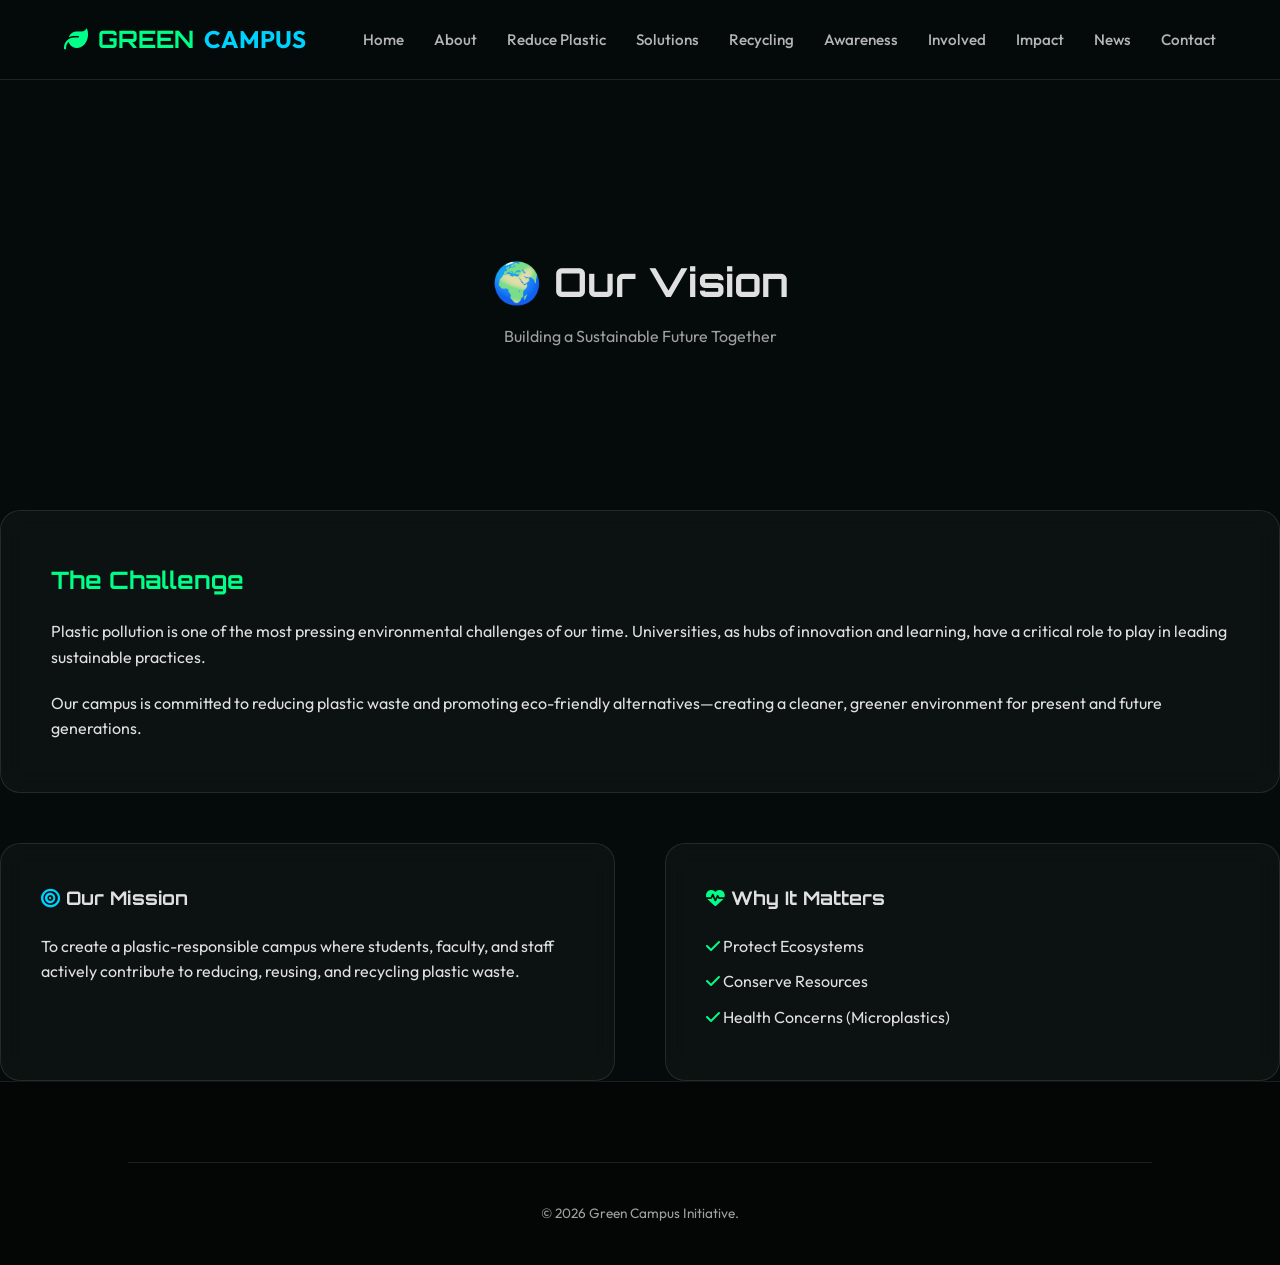
<file: pages/about.html>
<!DOCTYPE html>
<html lang="en">
<head>
    <meta charset="UTF-8">
    <meta name="viewport" content="width=device-width, initial-scale=1.0">
    <title>About | Green Campus Initiative</title>
    <link rel="stylesheet" href="https://cdnjs.cloudflare.com/ajax/libs/font-awesome/6.4.0/css/all.min.css">
    <link rel="stylesheet" href="../css/style.css">
    <style>
        .about-content { padding-top: 150px; min-height: 80vh; }
        .hero-mini { height: 40vh; display: flex; align-items: center; justify-content: center; text-align: center; }
        .grid-2 { display: grid; grid-template-columns: 1fr 1fr; gap: 50px; margin-top: 50px; }
        @media (max-width: 800px) { .grid-2 { grid-template-columns: 1fr; } }
    </style>
</head>
<body>
    <nav id="navbar" class="scrolled">
        <a href="../index.html" class="logo">
            <i class="fa-solid fa-leaf"></i> GREEN<span>CAMPUS</span>
        </a>
        <ul class="nav-links">
            <li><a href="../index.html">Home</a></li>
            <li><a href="about.html">About</a></li>
            <li><a href="reduce.html">Reduce Plastic</a></li>
            <li><a href="solutions.html">Solutions</a></li>
            <li><a href="recycling.html">Recycling</a></li>
            <li><a href="awareness.html">Awareness</a></li>
            <li><a href="get-involved.html">Involved</a></li>
            <li><a href="impact.html">Impact</a></li>
            <li><a href="news.html">News</a></li>
            <li><a href="contact.html">Contact</a></li>
        </ul>
    </nav>

    <div class="about-content section">
        <div class="hero-mini">
            <div>
                <h1 class="section-title">🌍 Our Vision</h1>
                <p class="section-subtitle">Building a Sustainable Future Together</p>
            </div>
        </div>

        <div class="glass" style="padding: 50px; margin-bottom: 50px;">
            <h2 style="color: var(--primary); margin-bottom: 20px;">The Challenge</h2>
            <p style="margin-bottom: 20px;">Plastic pollution is one of the most pressing environmental challenges of our time. Universities, as hubs of innovation and learning, have a critical role to play in leading sustainable practices.</p>
            <p>Our campus is committed to reducing plastic waste and promoting eco-friendly alternatives—creating a cleaner, greener environment for present and future generations.</p>
        </div>

        <div class="grid-2">
            <div class="glass" style="padding: 40px;">
                <h3 style="margin-bottom: 20px;"><i class="fa-solid fa-bullseye" style="color: var(--secondary);"></i> Our Mission</h3>
                <p>To create a plastic-responsible campus where students, faculty, and staff actively contribute to reducing, reusing, and recycling plastic waste.</p>
            </div>
            <div class="glass" style="padding: 40px;">
                <h3 style="margin-bottom: 20px;"><i class="fa-solid fa-heart-pulse" style="color: var(--primary);"></i> Why It Matters</h3>
                <ul style="list-style: none;">
                    <li style="margin-bottom: 10px;"><i class="fa-solid fa-check" style="color: var(--primary);"></i> Protect Ecosystems</li>
                    <li style="margin-bottom: 10px;"><i class="fa-solid fa-check" style="color: var(--primary);"></i> Conserve Resources</li>
                    <li style="margin-bottom: 10px;"><i class="fa-solid fa-check" style="color: var(--primary);"></i> Health Concerns (Microplastics)</li>
                </ul>
            </div>
        </div>
    </div>

    <footer>
        <div class="footer-bottom">
            &copy; 2026 Green Campus Initiative.
        </div>
    </footer>
    <script src="https://cdnjs.cloudflare.com/ajax/libs/gsap/3.12.2/gsap.min.js"></script>
    <script>
        gsap.from('.glass', { opacity: 0, y: 30, duration: 1, stagger: 0.2 });
    </script>
</body>
</html>
</file>
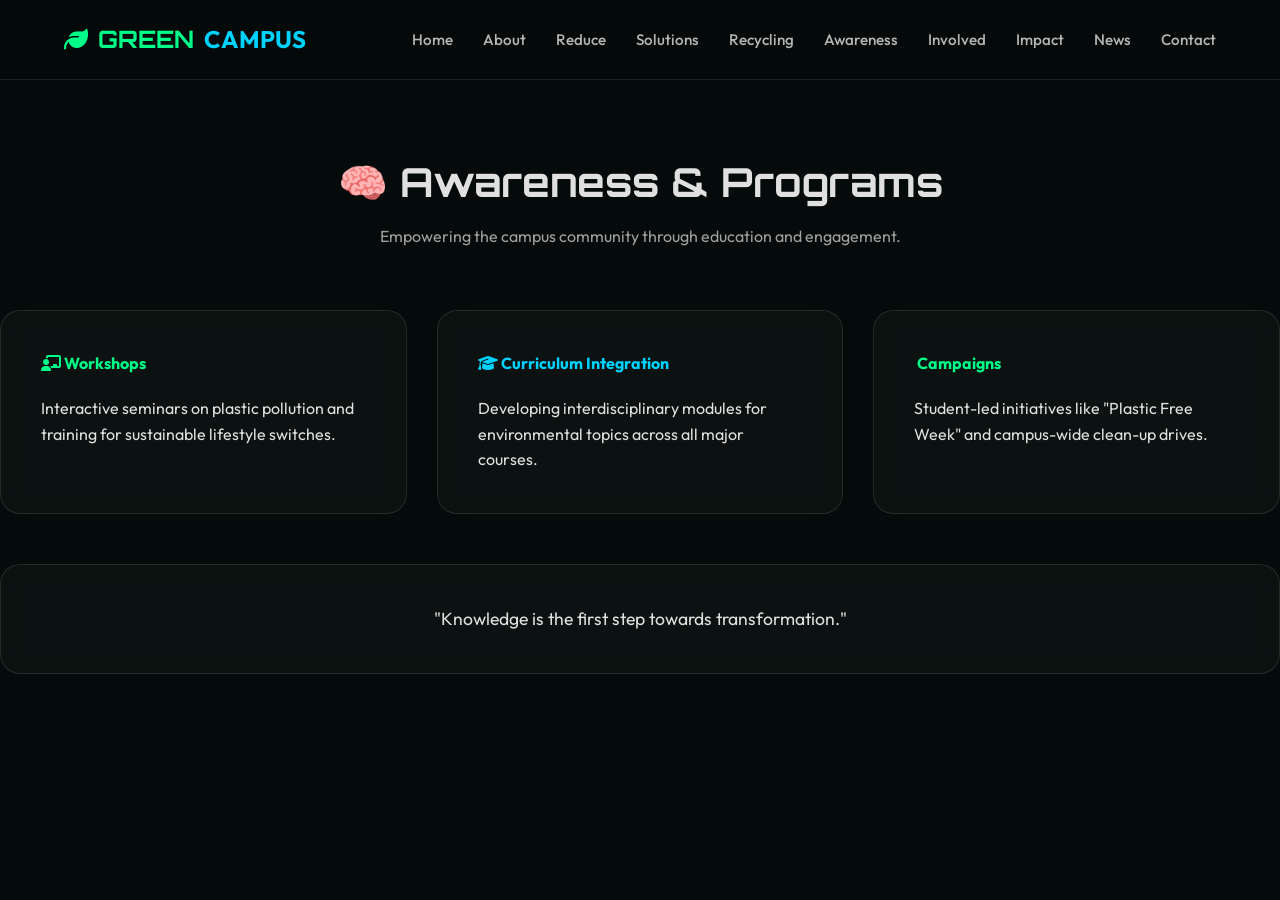
<file: pages/awareness.html>
<!DOCTYPE html>
<html lang="en">
<head>
    <meta charset="UTF-8">
    <meta name="viewport" content="width=device-width, initial-scale=1.0">
    <title>Awareness & Education | Green Campus</title>
    <link rel="stylesheet" href="https://cdnjs.cloudflare.com/ajax/libs/font-awesome/6.4.0/css/all.min.css">
    <link rel="stylesheet" href="../css/style.css">
</head>
<body>
    <nav id="navbar" class="scrolled">
        <a href="../index.html" class="logo"><i class="fa-solid fa-leaf"></i> GREEN<span>CAMPUS</span></a>
        <ul class="nav-links">
            <li><a href="../index.html">Home</a></li>
            <li><a href="about.html">About</a></li>
            <li><a href="reduce.html">Reduce</a></li>
            <li><a href="solutions.html">Solutions</a></li>
            <li><a href="recycling.html">Recycling</a></li>
            <li><a href="awareness.html">Awareness</a></li>
            <li><a href="get-involved.html">Involved</a></li>
            <li><a href="impact.html">Impact</a></li>
            <li><a href="news.html">News</a></li>
            <li><a href="contact.html">Contact</a></li>
        </ul>
    </nav>
    <div class="section" style="padding-top: 150px;">
        <h2 class="section-title">🧠 Awareness & Programs</h2>
        <p class="section-subtitle">Empowering the campus community through education and engagement.</p>
        
        <div class="focus-grid" style="margin-top: 50px;">
            <div class="glass" style="padding: 40px;">
                <h4 style="color: var(--primary); margin-bottom: 20px;"><i class="fa-solid fa-chalkboard-user"></i> Workshops</h4>
                <p>Interactive seminars on plastic pollution and training for sustainable lifestyle switches.</p>
            </div>
            <div class="glass" style="padding: 40px;">
                <h4 style="color: var(--secondary); margin-bottom: 20px;"><i class="fa-solid fa-graduation-cap"></i> Curriculum Integration</h4>
                <p>Developing interdisciplinary modules for environmental topics across all major courses.</p>
            </div>
            <div class="glass" style="padding: 40px;">
                <h4 style="color: var(--primary); margin-bottom: 20px;"><i class="fa-solid fa-megaphone"></i> Campaigns</h4>
                <p>Student-led initiatives like "Plastic Free Week" and campus-wide clean-up drives.</p>
            </div>
        </div>

        <div class="glass" style="margin-top: 50px; padding: 40px; text-align: center;">
            <p style="font-size: 1.1rem;">"Knowledge is the first step towards transformation."</p>
        </div>
    </div>
</body>
</html>
</file>
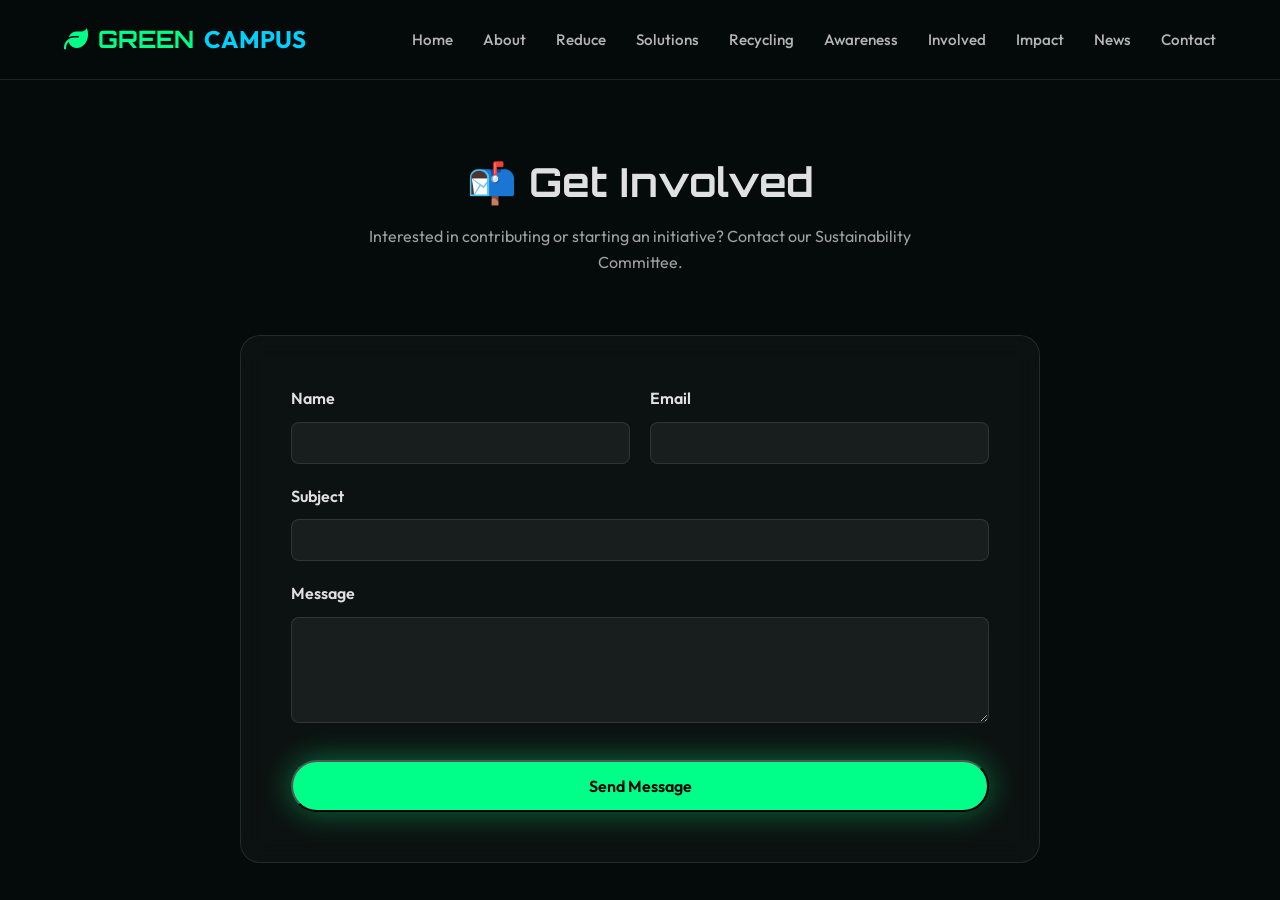
<file: pages/contact.html>
<!DOCTYPE html>
<html lang="en">
<head>
    <meta charset="UTF-8">
    <meta name="viewport" content="width=device-width, initial-scale=1.0">
    <title>Contact | Green Campus Initiative</title>
    <link rel="stylesheet" href="https://cdnjs.cloudflare.com/ajax/libs/font-awesome/6.4.0/css/all.min.css">
    <link rel="stylesheet" href="../css/style.css">
</head>
<body>
    <nav id="navbar" class="scrolled">
        <a href="../index.html" class="logo">
            <i class="fa-solid fa-leaf"></i> GREEN<span>CAMPUS</span>
        </a>
        <ul class="nav-links">
            <li><a href="../index.html">Home</a></li>
            <li><a href="about.html">About</a></li>
            <li><a href="reduce.html">Reduce</a></li>
            <li><a href="solutions.html">Solutions</a></li>
            <li><a href="recycling.html">Recycling</a></li>
            <li><a href="awareness.html">Awareness</a></li>
            <li><a href="get-involved.html">Involved</a></li>
            <li><a href="impact.html">Impact</a></li>
            <li><a href="news.html">News</a></li>
            <li><a href="contact.html">Contact</a></li>
        </ul>
    </nav>

    <div class="section" style="padding-top: 150px;">
        <h2 class="section-title">📬 Get Involved</h2>
        <p class="section-subtitle">Interested in contributing or starting an initiative? Contact our Sustainability Committee.</p>

        <div style="max-width: 800px; margin: 0 auto;">
            <form id="contact-form" class="glass" style="padding: 50px;">
                <div style="display: grid; grid-template-columns: 1fr 1fr; gap: 20px; margin-bottom: 20px;">
                    <div>
                        <label for="name" style="display: block; margin-bottom: 10px; font-weight: 600;">Name</label>
                        <input type="text" id="name" required style="width: 100%; padding: 12px; background: rgba(255,255,255,0.05); border: 1px solid var(--border-glass); border-radius: 8px; color: #fff;">
                    </div>
                    <div>
                        <label for="email" style="display: block; margin-bottom: 10px; font-weight: 600;">Email</label>
                        <input type="email" id="email" required style="width: 100%; padding: 12px; background: rgba(255,255,255,0.05); border: 1px solid var(--border-glass); border-radius: 8px; color: #fff;">
                    </div>
                </div>
                <div style="margin-bottom: 20px;">
                    <label for="subject" style="display: block; margin-bottom: 10px; font-weight: 600;">Subject</label>
                    <input type="text" id="subject" style="width: 100%; padding: 12px; background: rgba(255,255,255,0.05); border: 1px solid var(--border-glass); border-radius: 8px; color: #fff;">
                </div>
                <div style="margin-bottom: 30px;">
                    <label for="message" style="display: block; margin-bottom: 10px; font-weight: 600;">Message</label>
                    <textarea id="message" rows="5" required style="width: 100%; padding: 12px; background: rgba(255,255,255,0.05); border: 1px solid var(--border-glass); border-radius: 8px; color: #fff;"></textarea>
                </div>
                <button type="submit" class="btn btn-primary" style="width: 100%;">Send Message</button>
            </form>
            <div id="form-success" class="glass" style="display: none; padding: 50px; text-align: center; color: var(--primary);">
                <h3><i class="fa-solid fa-circle-check"></i> Thank you!</h3>
                <p>Your message has been received. We'll get back to you shortly.</p>
            </div>
        </div>
    </div>

    <script src="https://cdnjs.cloudflare.com/ajax/libs/gsap/3.12.2/gsap.min.js"></script>
    <script>
        const form = document.querySelector('#contact-form');
        const success = document.querySelector('#form-success');

        form.addEventListener('submit', (e) => {
            e.preventDefault();
            
            // Mock Backend Storage
            const msg = {
                name: document.querySelector('#name').value,
                email: document.querySelector('#email').value,
                subject: document.querySelector('#subject').value,
                message: document.querySelector('#message').value,
                date: new Date().toISOString()
            };
            
            let messages = JSON.parse(localStorage.getItem('contact_messages')) || [];
            messages.push(msg);
            localStorage.setItem('contact_messages', JSON.stringify(messages));
            
            // Visual Swap
            gsap.to(form, { opacity: 0, duration: 0.5, onComplete: () => {
                form.style.display = 'none';
                success.style.display = 'block';
                gsap.from(success, { opacity: 0, y: 20, duration: 0.5 });
            }});
        });

        gsap.from('.glass', { opacity: 0, scale: 0.95, duration: 1, ease: 'power3.out' });
    </script>
</body>
</html>
</file>
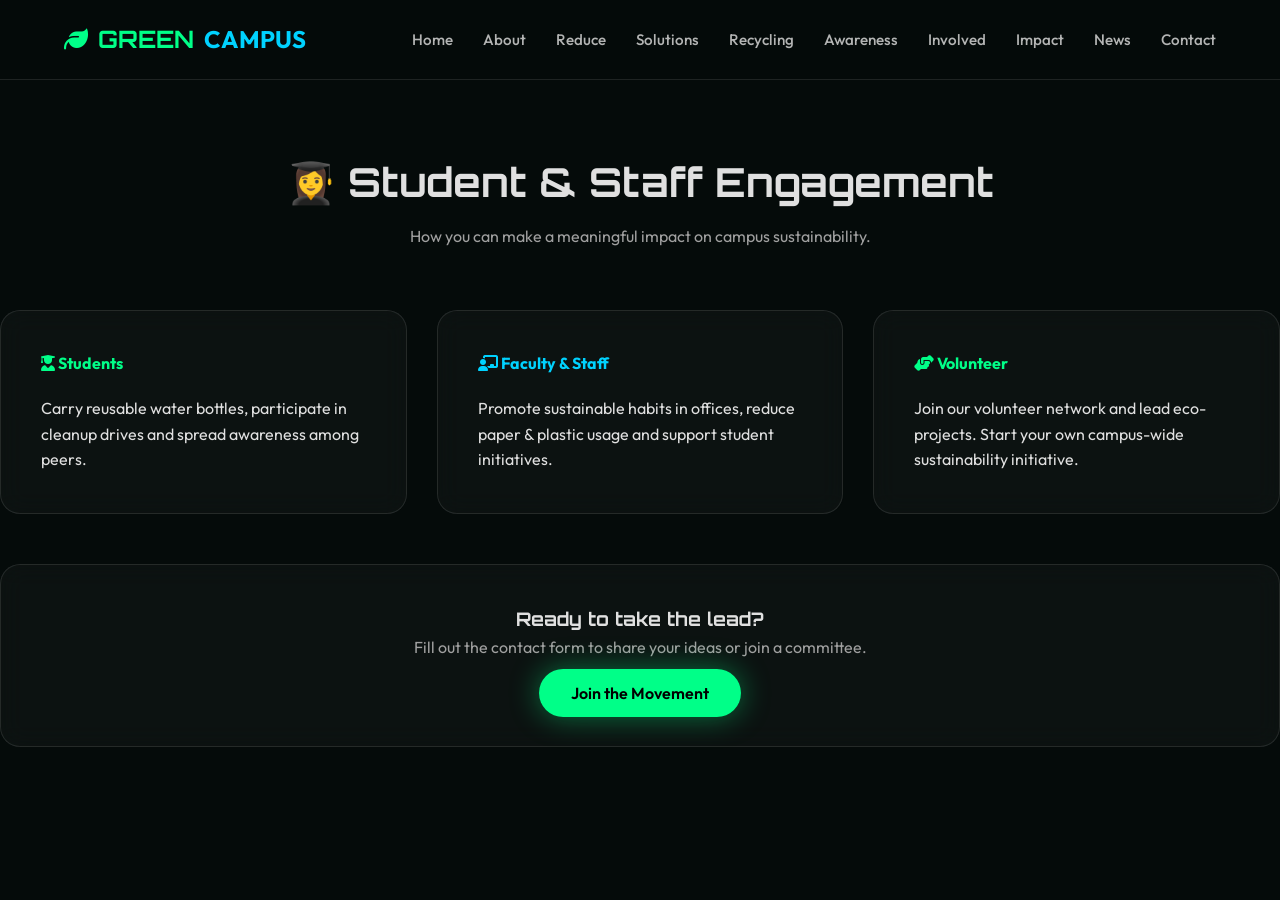
<file: pages/get-involved.html>
<!DOCTYPE html>
<html lang="en">
<head>
    <meta charset="UTF-8">
    <meta name="viewport" content="width=device-width, initial-scale=1.0">
    <title>Get Involved | Green Campus</title>
    <link rel="stylesheet" href="https://cdnjs.cloudflare.com/ajax/libs/font-awesome/6.4.0/css/all.min.css">
    <link rel="stylesheet" href="../css/style.css">
</head>
<body>
    <nav id="navbar" class="scrolled">
        <a href="../index.html" class="logo"><i class="fa-solid fa-leaf"></i> GREEN<span>CAMPUS</span></a>
        <ul class="nav-links">
            <li><a href="../index.html">Home</a></li>
            <li><a href="about.html">About</a></li>
            <li><a href="reduce.html">Reduce</a></li>
            <li><a href="solutions.html">Solutions</a></li>
            <li><a href="recycling.html">Recycling</a></li>
            <li><a href="awareness.html">Awareness</a></li>
            <li><a href="get-involved.html">Involved</a></li>
            <li><a href="impact.html">Impact</a></li>
            <li><a href="news.html">News</a></li>
            <li><a href="contact.html">Contact</a></li>
        </ul>
    </nav>
    <div class="section" style="padding-top: 150px;">
        <h2 class="section-title">👩‍🎓 Student & Staff Engagement</h2>
        <p class="section-subtitle">How you can make a meaningful impact on campus sustainability.</p>
        
        <div class="focus-grid" style="margin-top: 50px;">
            <div class="glass" style="padding: 40px;">
                <h4 style="color: var(--primary); margin-bottom: 20px;"><i class="fa-solid fa-user-graduate"></i> Students</h4>
                <p>Carry reusable water bottles, participate in cleanup drives and spread awareness among peers.</p>
            </div>
            <div class="glass" style="padding: 40px;">
                <h4 style="color: var(--secondary); margin-bottom: 20px;"><i class="fa-solid fa-chalkboard-user"></i> Faculty & Staff</h4>
                <p>Promote sustainable habits in offices, reduce paper & plastic usage and support student initiatives.</p>
            </div>
            <div class="glass" style="padding: 40px;">
                <h4 style="color: var(--primary); margin-bottom: 20px;"><i class="fa-solid fa-handshake-angle"></i> Volunteer</h4>
                <p>Join our volunteer network and lead eco-projects. Start your own campus-wide sustainability initiative.</p>
            </div>
        </div>

        <div class="glass" style="margin-top: 50px; padding: 40px; text-align: center;">
            <h3>Ready to take the lead?</h3>
            <p style="margin-bottom: 20px; color: var(--text-muted);">Fill out the contact form to share your ideas or join a committee.</p>
            <a href="contact.html" class="btn btn-primary">Join the Movement</a>
        </div>
    </div>
</body>
</html>
</file>
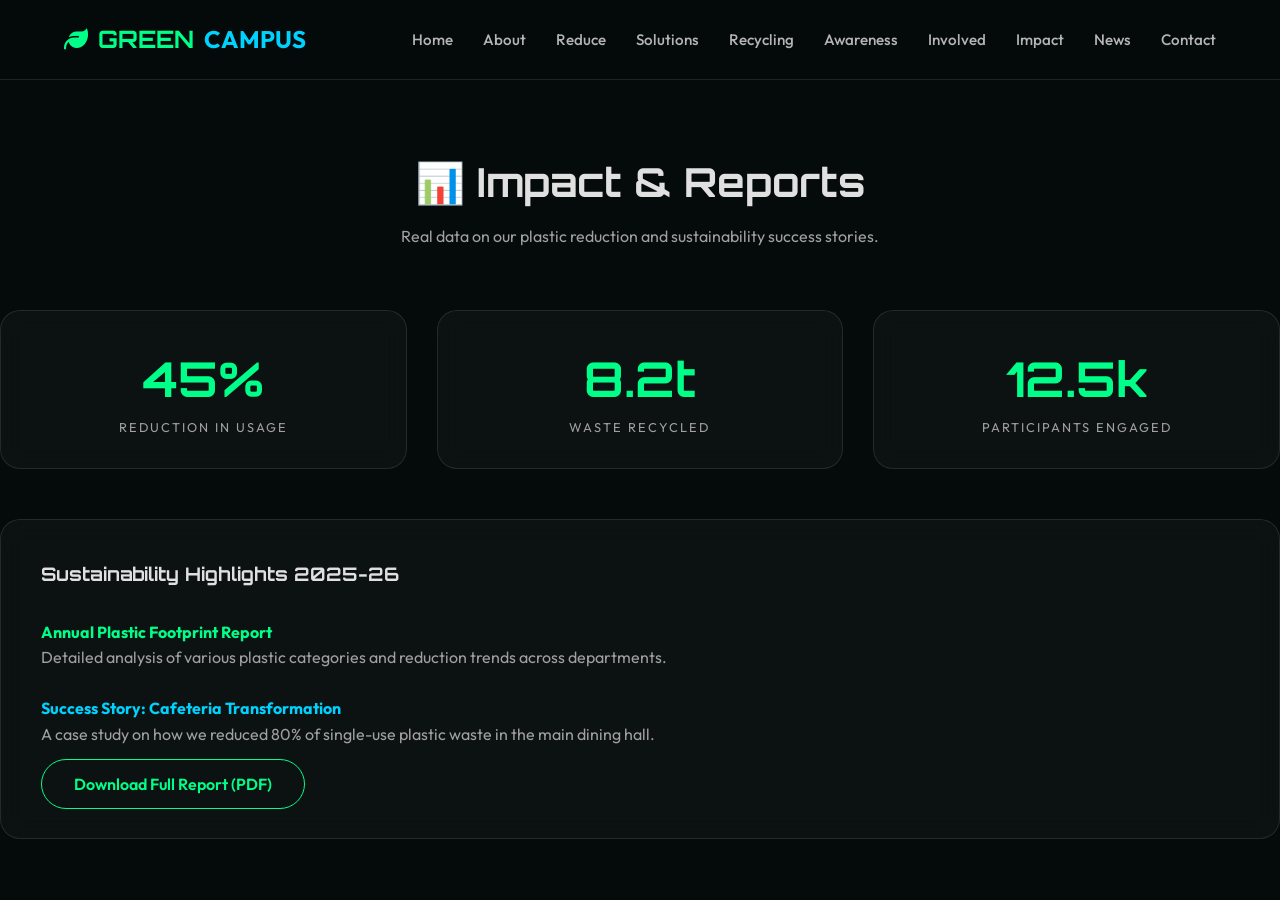
<file: pages/impact.html>
<!DOCTYPE html>
<html lang="en">
<head>
    <meta charset="UTF-8">
    <meta name="viewport" content="width=device-width, initial-scale=1.0">
    <title>Impact & Reports | Green Campus</title>
    <link rel="stylesheet" href="https://cdnjs.cloudflare.com/ajax/libs/font-awesome/6.4.0/css/all.min.css">
    <link rel="stylesheet" href="../css/style.css">
</head>
<body>
    <nav id="navbar" class="scrolled">
        <a href="../index.html" class="logo"><i class="fa-solid fa-leaf"></i> GREEN<span>CAMPUS</span></a>
        <ul class="nav-links">
            <li><a href="../index.html">Home</a></li>
            <li><a href="about.html">About</a></li>
            <li><a href="reduce.html">Reduce</a></li>
            <li><a href="solutions.html">Solutions</a></li>
            <li><a href="recycling.html">Recycling</a></li>
            <li><a href="awareness.html">Awareness</a></li>
            <li><a href="get-involved.html">Involved</a></li>
            <li><a href="impact.html">Impact</a></li>
            <li><a href="news.html">News</a></li>
            <li><a href="contact.html">Contact</a></li>
        </ul>
    </nav>
    <div class="section" style="padding-top: 150px;">
        <h2 class="section-title">📊 Impact & Reports</h2>
        <p class="section-subtitle">Real data on our plastic reduction and sustainability success stories.</p>
        
        <div class="impact-container" style="margin-top: 50px;">
            <div class="impact-stat glass">
                <div class="stat-value">45%</div>
                <div class="stat-label">Reduction in Usage</div>
            </div>
            <div class="impact-stat glass">
                <div class="stat-value">8.2t</div>
                <div class="stat-label">Waste Recycled</div>
            </div>
            <div class="impact-stat glass">
                <div class="stat-value">12.5k</div>
                <div class="stat-label">Participants Engaged</div>
            </div>
        </div>

        <div class="glass" style="margin-top: 50px; padding: 40px;">
            <h3>Sustainability Highlights 2025-26</h3>
            <div style="margin-top: 30px;">
                <div style="margin-bottom: 25px;">
                    <h4 style="color: var(--primary);">Annual Plastic Footprint Report</h4>
                    <p style="color: var(--text-muted);">Detailed analysis of various plastic categories and reduction trends across departments.</p>
                </div>
                <div style="margin-bottom: 25px;">
                    <h4 style="color: var(--secondary);">Success Story: Cafeteria Transformation</h4>
                    <p style="color: var(--text-muted);">A case study on how we reduced 80% of single-use plastic waste in the main dining hall.</p>
                </div>
            </div>
            <a href="#" class="btn btn-secondary" style="margin-top: 20px;">Download Full Report (PDF)</a>
        </div>
    </div>
</body>
</html>
</file>
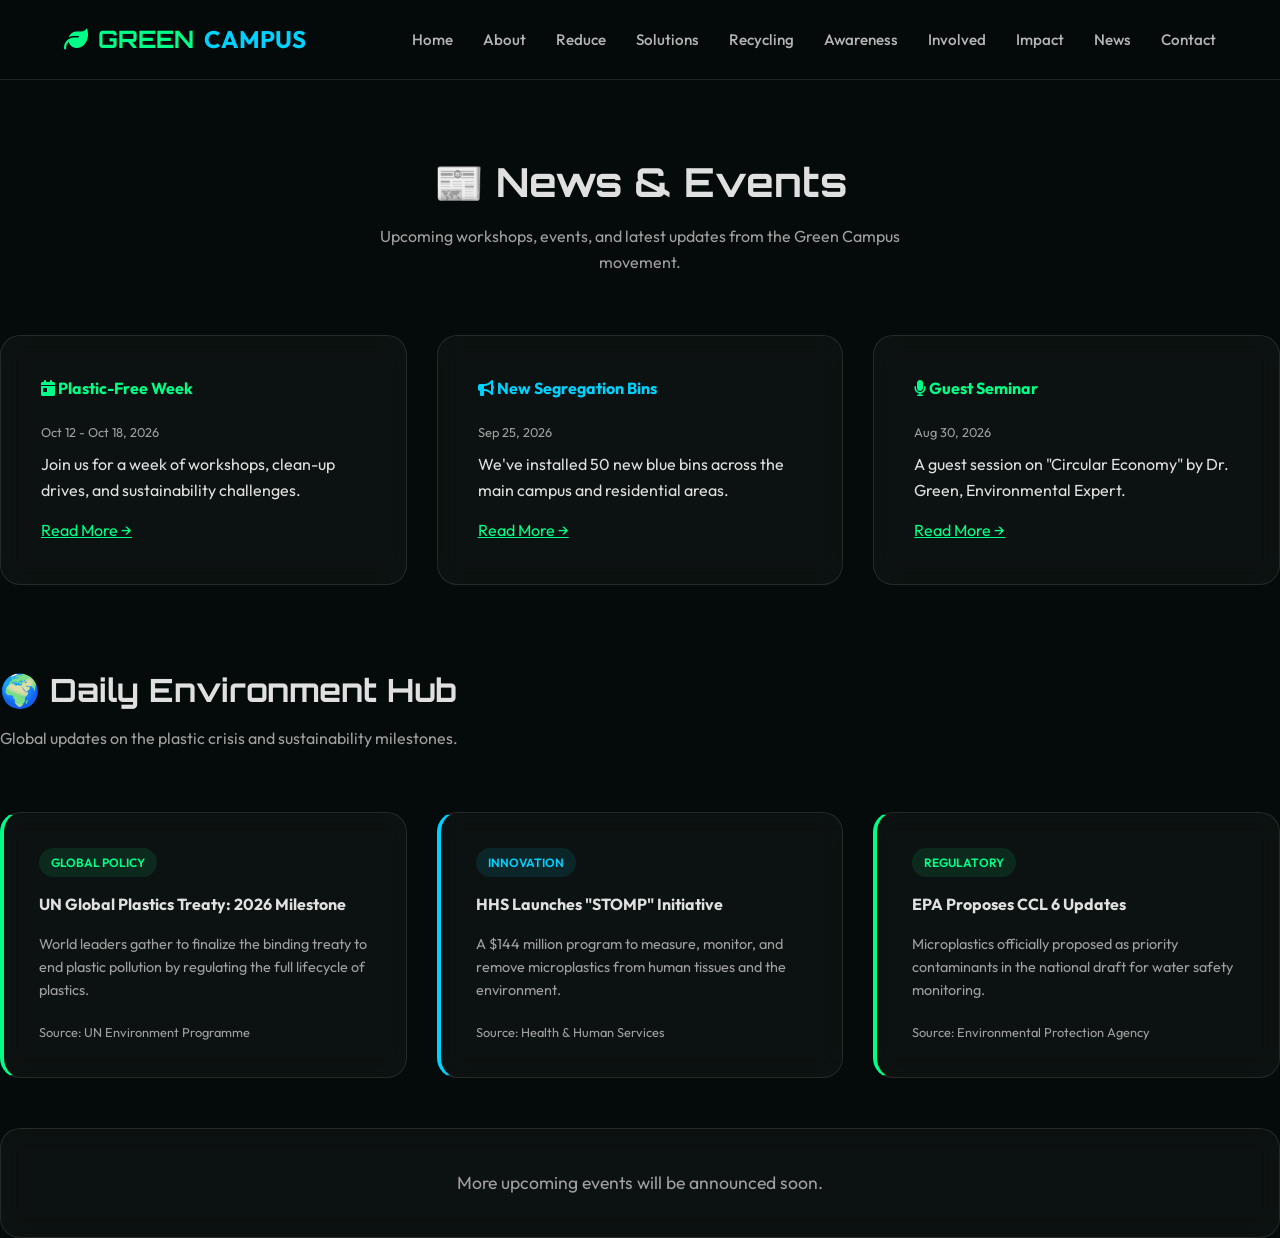
<file: pages/news.html>
<!DOCTYPE html>
<html lang="en">
<head>
    <meta charset="UTF-8">
    <meta name="viewport" content="width=device-width, initial-scale=1.0">
    <title>News & Events | Green Campus</title>
    <link rel="stylesheet" href="https://cdnjs.cloudflare.com/ajax/libs/font-awesome/6.4.0/css/all.min.css">
    <link rel="stylesheet" href="../css/style.css">
</head>
<body>
    <nav id="navbar" class="scrolled">
        <a href="../index.html" class="logo"><i class="fa-solid fa-leaf"></i> GREEN<span>CAMPUS</span></a>
        <ul class="nav-links">
            <li><a href="../index.html">Home</a></li>
            <li><a href="about.html">About</a></li>
            <li><a href="reduce.html">Reduce</a></li>
            <li><a href="solutions.html">Solutions</a></li>
            <li><a href="recycling.html">Recycling</a></li>
            <li><a href="awareness.html">Awareness</a></li>
            <li><a href="get-involved.html">Involved</a></li>
            <li><a href="impact.html">Impact</a></li>
            <li><a href="news.html">News</a></li>
            <li><a href="contact.html">Contact</a></li>
        </ul>
    </nav>
    <div class="section" style="padding-top: 150px;">
        <h2 class="section-title">📰 News & Events</h2>
        <p class="section-subtitle">Upcoming workshops, events, and latest updates from the Green Campus movement.</p>
        
        <div class="focus-grid" style="margin-top: 50px;">
            <div class="glass" style="padding: 40px;">
                <h4 style="color: var(--primary); margin-bottom: 20px;"><i class="fa-solid fa-calendar-day"></i> Plastic-Free Week</h4>
                <p style="color: var(--text-muted); font-size: 0.8rem; margin-bottom: 10px;">Oct 12 - Oct 18, 2026</p>
                <p>Join us for a week of workshops, clean-up drives, and sustainability challenges.</p>
                <a href="#" style="color: var(--primary); display: inline-block; margin-top: 15px;">Read More →</a>
            </div>
            <div class="glass" style="padding: 40px;">
                <h4 style="color: var(--secondary); margin-bottom: 20px;"><i class="fa-solid fa-bullhorn"></i> New Segregation Bins</h4>
                <p style="color: var(--text-muted); font-size: 0.8rem; margin-bottom: 10px;">Sep 25, 2026</p>
                <p>We've installed 50 new blue bins across the main campus and residential areas.</p>
                <a href="#" style="color: var(--primary); display: inline-block; margin-top: 15px;">Read More →</a>
            </div>
            <div class="glass" style="padding: 40px;">
                <h4 style="color: var(--primary); margin-bottom: 20px;"><i class="fa-solid fa-microphone"></i> Guest Seminar</h4>
                <p style="color: var(--text-muted); font-size: 0.8rem; margin-bottom: 10px;">Aug 30, 2026</p>
                <p>A guest session on "Circular Economy" by Dr. Green, Environmental Expert.</p>
                <a href="#" style="color: var(--primary); display: inline-block; margin-top: 15px;">Read More →</a>
            </div>
        </div>

        <div id="daily-news" style="margin-top: 80px;">
            <h2 class="section-title" style="text-align: left; font-size: 2rem;">🌍 Daily Environment Hub</h2>
            <p class="section-subtitle" style="text-align: left; margin-left: 0;">Global updates on the plastic crisis and sustainability milestones.</p>
            
            <div class="focus-grid" style="grid-template-columns: repeat(auto-fit, minmax(320px, 1fr));">
                <div class="glass" style="padding: 35px; border-left: 4px solid var(--primary);">
                    <span style="background: rgba(0, 255, 136, 0.1); color: var(--primary); padding: 5px 12px; border-radius: 20px; font-size: 0.75rem; font-weight: 600; text-transform: uppercase; margin-bottom: 15px; display: inline-block;">Global Policy</span>
                    <h4 style="margin-bottom: 15px;">UN Global Plastics Treaty: 2026 Milestone</h4>
                    <p style="color: var(--text-muted); font-size: 0.9rem;">World leaders gather to finalize the binding treaty to end plastic pollution by regulating the full lifecycle of plastics.</p>
                    <div style="margin-top: 20px; font-size: 0.8rem; color: var(--text-muted);">Source: UN Environment Programme</div>
                </div>

                <div class="glass" style="padding: 35px; border-left: 4px solid var(--secondary);">
                    <span style="background: rgba(0, 210, 255, 0.1); color: var(--secondary); padding: 5px 12px; border-radius: 20px; font-size: 0.75rem; font-weight: 600; text-transform: uppercase; margin-bottom: 15px; display: inline-block;">Innovation</span>
                    <h4 style="margin-bottom: 15px;">HHS Launches "STOMP" Initiative</h4>
                    <p style="color: var(--text-muted); font-size: 0.9rem;">A $144 million program to measure, monitor, and remove microplastics from human tissues and the environment.</p>
                    <div style="margin-top: 20px; font-size: 0.8rem; color: var(--text-muted);">Source: Health & Human Services</div>
                </div>

                <div class="glass" style="padding: 35px; border-left: 4px solid var(--primary);">
                    <span style="background: rgba(0, 255, 136, 0.1); color: var(--primary); padding: 5px 12px; border-radius: 20px; font-size: 0.75rem; font-weight: 600; text-transform: uppercase; margin-bottom: 15px; display: inline-block;">Regulatory</span>
                    <h4 style="margin-bottom: 15px;">EPA Proposes CCL 6 Updates</h4>
                    <p style="color: var(--text-muted); font-size: 0.9rem;">Microplastics officially proposed as priority contaminants in the national draft for water safety monitoring.</p>
                    <div style="margin-top: 20px; font-size: 0.8rem; color: var(--text-muted);">Source: Environmental Protection Agency</div>
                </div>
            </div>
        </div>

        <div class="glass" style="margin-top: 50px; padding: 40px; text-align: center;">
            <p style="font-size: 1.1rem; color: var(--text-muted);">More upcoming events will be announced soon.</p>
        </div>
    </div>
</body>
</html>
</file>
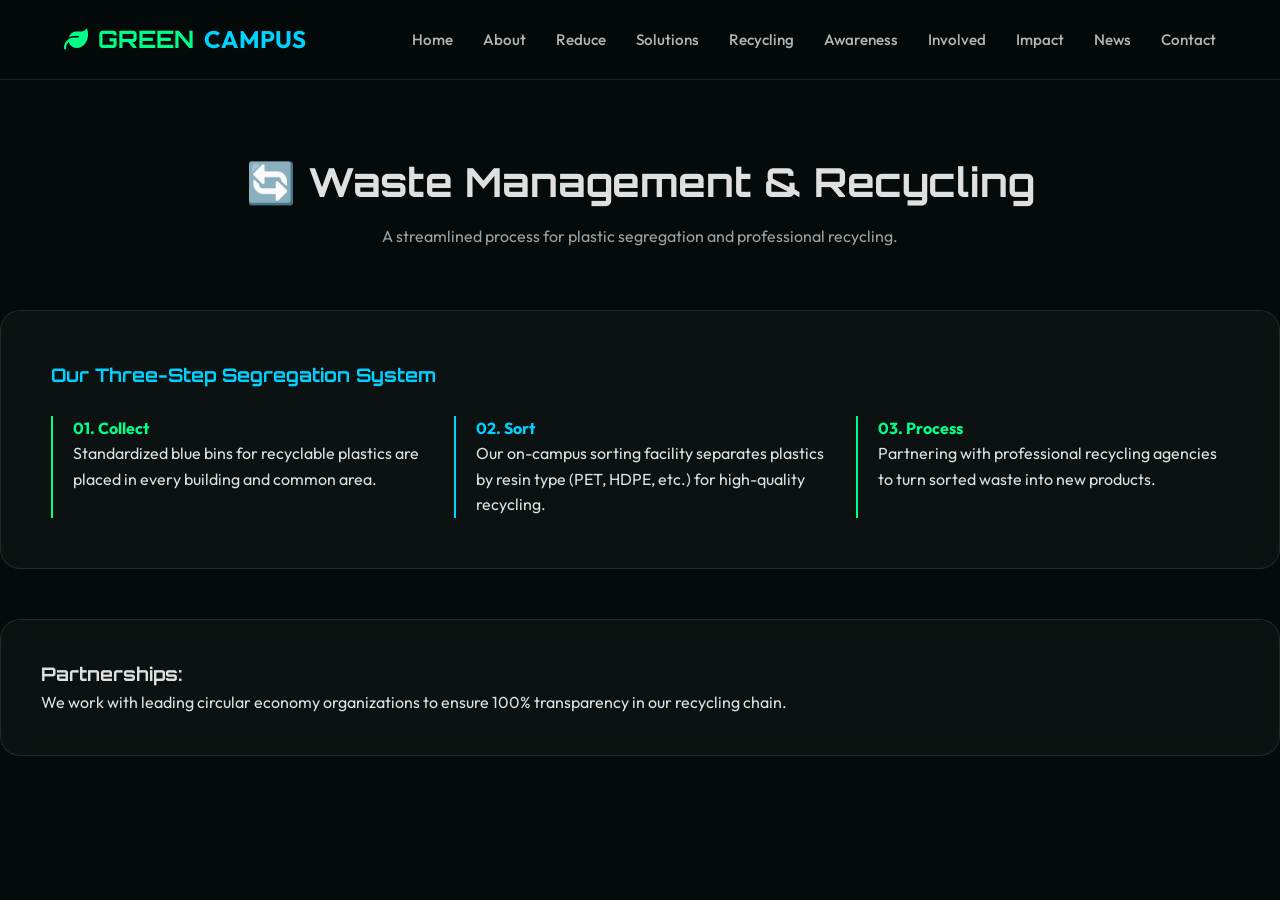
<file: pages/recycling.html>
<!DOCTYPE html>
<html lang="en">
<head>
    <meta charset="UTF-8">
    <meta name="viewport" content="width=device-width, initial-scale=1.0">
    <title>Waste Management | Green Campus</title>
    <link rel="stylesheet" href="https://cdnjs.cloudflare.com/ajax/libs/font-awesome/6.4.0/css/all.min.css">
    <link rel="stylesheet" href="../css/style.css">
</head>
<body>
    <nav id="navbar" class="scrolled">
        <a href="../index.html" class="logo"><i class="fa-solid fa-leaf"></i> GREEN<span>CAMPUS</span></a>
        <ul class="nav-links">
            <li><a href="../index.html">Home</a></li>
            <li><a href="about.html">About</a></li>
            <li><a href="reduce.html">Reduce</a></li>
            <li><a href="solutions.html">Solutions</a></li>
            <li><a href="recycling.html">Recycling</a></li>
            <li><a href="awareness.html">Awareness</a></li>
            <li><a href="get-involved.html">Involved</a></li>
            <li><a href="impact.html">Impact</a></li>
            <li><a href="news.html">News</a></li>
            <li><a href="contact.html">Contact</a></li>
        </ul>
    </nav>
    <div class="section" style="padding-top: 150px;">
        <h2 class="section-title">🔄 Waste Management & Recycling</h2>
        <p class="section-subtitle">A streamlined process for plastic segregation and professional recycling.</p>
        <div class="glass" style="padding: 50px; margin-bottom: 50px;">
            <h3 style="margin-bottom: 25px; color: var(--secondary);">Our Three-Step Segregation System</h3>
            <div class="focus-grid">
                <div style="border-left: 2px solid var(--primary); padding-left: 20px;">
                    <h4 style="color: var(--primary);">01. Collect</h4>
                    <p>Standardized blue bins for recyclable plastics are placed in every building and common area.</p>
                </div>
                <div style="border-left: 2px solid var(--secondary); padding-left: 20px;">
                    <h4 style="color: var(--secondary);">02. Sort</h4>
                    <p>Our on-campus sorting facility separates plastics by resin type (PET, HDPE, etc.) for high-quality recycling.</p>
                </div>
                <div style="border-left: 2px solid var(--primary); padding-left: 20px;">
                    <h4 style="color: var(--primary);">03. Process</h4>
                    <p>Partnering with professional recycling agencies to turn sorted waste into new products.</p>
                </div>
            </div>
        </div>
        <div class="glass" style="padding: 40px;">
             <h3>Partnerships:</h3>
             <p>We work with leading circular economy organizations to ensure 100% transparency in our recycling chain.</p>
        </div>
    </div>
</body>
</html>
</file>
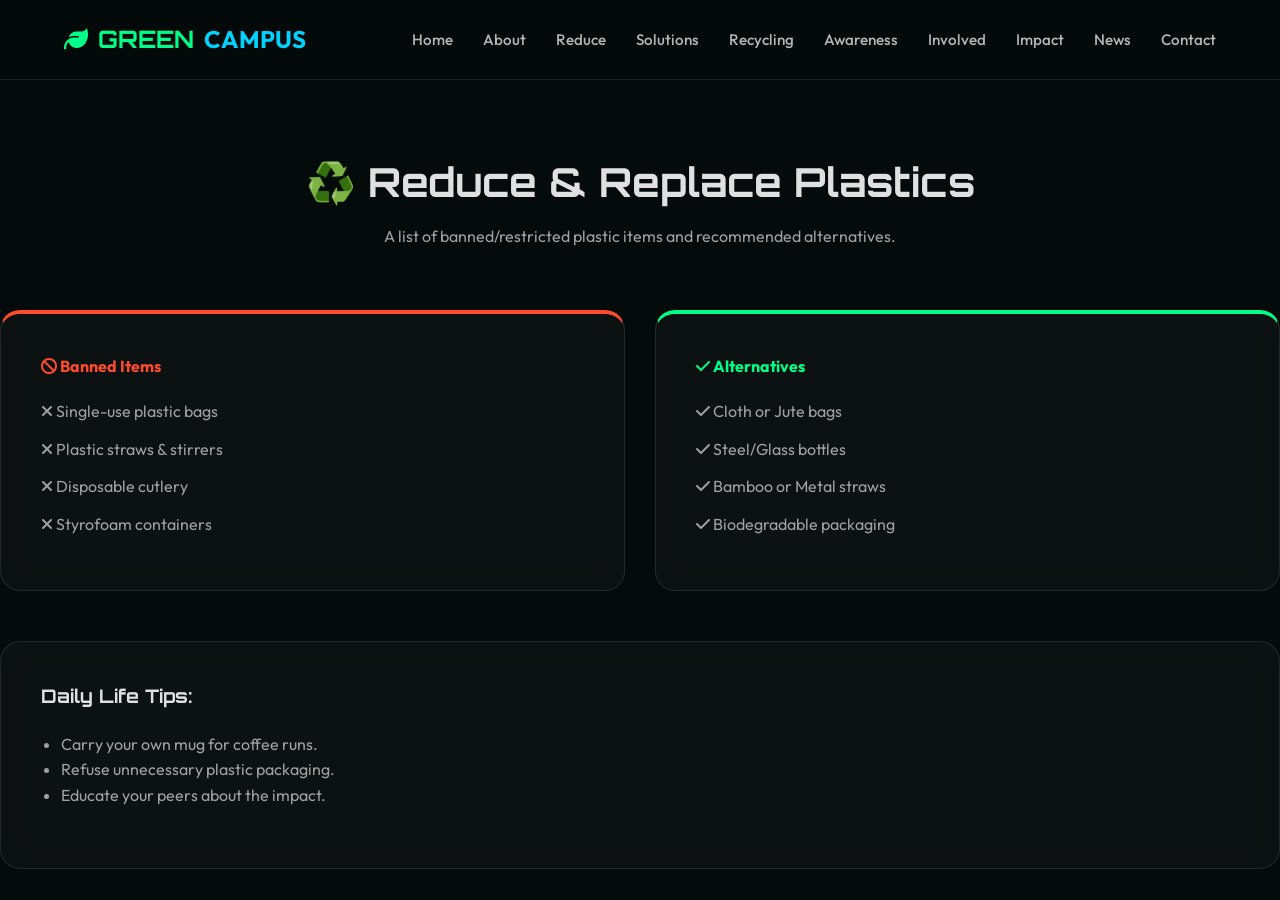
<file: pages/reduce.html>
<!DOCTYPE html>
<html lang="en">
<head>
    <meta charset="UTF-8">
    <meta name="viewport" content="width=device-width, initial-scale=1.0">
    <title>Reduce & Replace | Green Campus</title>
    <link rel="stylesheet" href="https://cdnjs.cloudflare.com/ajax/libs/font-awesome/6.4.0/css/all.min.css">
    <link rel="stylesheet" href="../css/style.css">
</head>
<body>
    <nav id="navbar" class="scrolled">
        <a href="../index.html" class="logo"><i class="fa-solid fa-leaf"></i> GREEN<span>CAMPUS</span></a>
        <ul class="nav-links">
            <li><a href="../index.html">Home</a></li>
            <li><a href="about.html">About</a></li>
            <li><a href="reduce.html">Reduce</a></li>
            <li><a href="solutions.html">Solutions</a></li>
            <li><a href="recycling.html">Recycling</a></li>
            <li><a href="awareness.html">Awareness</a></li>
            <li><a href="get-involved.html">Involved</a></li>
            <li><a href="impact.html">Impact</a></li>
            <li><a href="news.html">News</a></li>
            <li><a href="contact.html">Contact</a></li>
        </ul>
    </nav>
    <div class="section" style="padding-top: 150px;">
        <h2 class="section-title">♻️ Reduce & Replace Plastics</h2>
        <p class="section-subtitle">A list of banned/restricted plastic items and recommended alternatives.</p>
        <div class="focus-grid" style="margin-top: 50px;">
            <div class="glass" style="padding: 40px; border-top: 4px solid #ff4b2b;">
                <h4 style="color: #ff4b2b; margin-bottom: 20px;"><i class="fa-solid fa-ban"></i> Banned Items</h4>
                <ul style="list-style: none; color: var(--text-muted);">
                    <li style="margin-bottom: 12px;"><i class="fa-solid fa-xmark"></i> Single-use plastic bags</li>
                    <li style="margin-bottom: 12px;"><i class="fa-solid fa-xmark"></i> Plastic straws & stirrers</li>
                    <li style="margin-bottom: 12px;"><i class="fa-solid fa-xmark"></i> Disposable cutlery</li>
                    <li style="margin-bottom: 12px;"><i class="fa-solid fa-xmark"></i> Styrofoam containers</li>
                </ul>
            </div>
            <div class="glass" style="padding: 40px; border-top: 4px solid var(--primary);">
                <h4 style="color: var(--primary); margin-bottom: 20px;"><i class="fa-solid fa-check"></i> Alternatives</h4>
                <ul style="list-style: none; color: var(--text-muted);">
                    <li style="margin-bottom: 12px;"><i class="fa-solid fa-check"></i> Cloth or Jute bags</li>
                    <li style="margin-bottom: 12px;"><i class="fa-solid fa-check"></i> Steel/Glass bottles</li>
                    <li style="margin-bottom: 12px;"><i class="fa-solid fa-check"></i> Bamboo or Metal straws</li>
                    <li style="margin-bottom: 12px;"><i class="fa-solid fa-check"></i> Biodegradable packaging</li>
                </ul>
            </div>
        </div>
        <div class="glass" style="margin-top: 50px; padding: 40px;">
             <h3>Daily Life Tips:</h3>
             <ul style="margin: 20px; color: var(--text-muted);">
                <li>Carry your own mug for coffee runs.</li>
                <li>Refuse unnecessary plastic packaging.</li>
                <li>Educate your peers about the impact.</li>
             </ul>
        </div>
    </div>
</body>
</html>
</file>
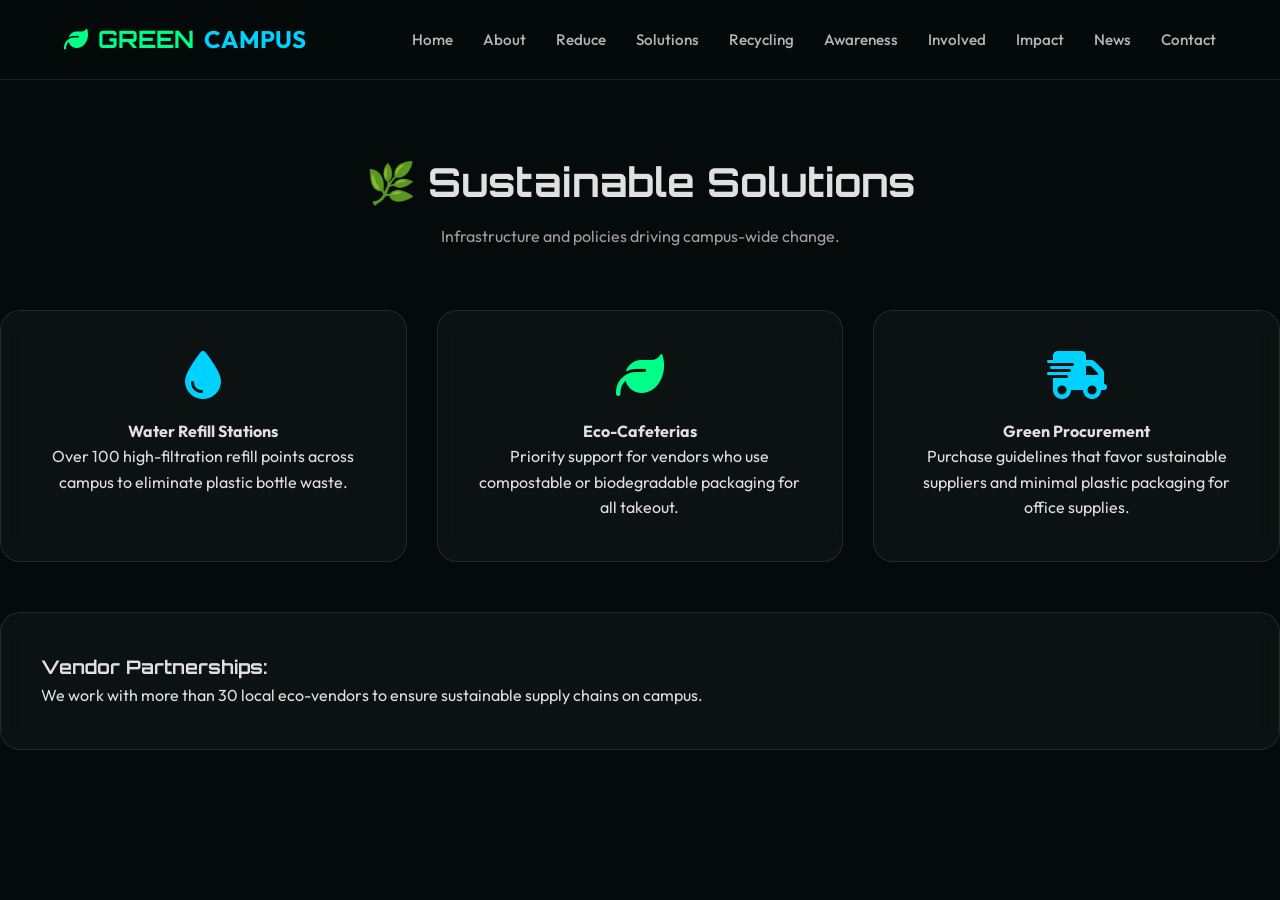
<file: pages/solutions.html>
<!DOCTYPE html>
<html lang="en">
<head>
    <meta charset="UTF-8">
    <meta name="viewport" content="width=device-width, initial-scale=1.0">
    <title>Sustainable Solutions | Green Campus</title>
    <link rel="stylesheet" href="https://cdnjs.cloudflare.com/ajax/libs/font-awesome/6.4.0/css/all.min.css">
    <link rel="stylesheet" href="../css/style.css">
</head>
<body>
    <nav id="navbar" class="scrolled">
        <a href="../index.html" class="logo"><i class="fa-solid fa-leaf"></i> GREEN<span>CAMPUS</span></a>
        <ul class="nav-links">
            <li><a href="../index.html">Home</a></li>
            <li><a href="about.html">About</a></li>
            <li><a href="reduce.html">Reduce</a></li>
            <li><a href="solutions.html">Solutions</a></li>
            <li><a href="recycling.html">Recycling</a></li>
            <li><a href="awareness.html">Awareness</a></li>
            <li><a href="get-involved.html">Involved</a></li>
            <li><a href="impact.html">Impact</a></li>
            <li><a href="news.html">News</a></li>
            <li><a href="contact.html">Contact</a></li>
        </ul>
    </nav>
    <div class="section" style="padding-top: 150px;">
        <h2 class="section-title">🌿 Sustainable Solutions</h2>
        <p class="section-subtitle">Infrastructure and policies driving campus-wide change.</p>
        <div class="focus-grid" style="margin-top: 50px;">
                    <div class="glass" style="padding: 40px; text-align: center;">
                        <i class="fa-solid fa-droplet" style="font-size: 3rem; color: var(--secondary); margin-bottom: 20px;"></i>
                        <h4>Water Refill Stations</h4>
                        <p>Over 100 high-filtration refill points across campus to eliminate plastic bottle waste.</p>
                    </div>
                    <div class="glass" style="padding: 40px; text-align: center;">
                        <i class="fa-solid fa-leaf" style="font-size: 3rem; color: var(--primary); margin-bottom: 20px;"></i>
                        <h4>Eco-Cafeterias</h4>
                        <p>Priority support for vendors who use compostable or biodegradable packaging for all takeout.</p>
                    </div>
                    <div class="glass" style="padding: 40px; text-align: center;">
                        <i class="fa-solid fa-truck-fast" style="font-size: 3rem; color: var(--secondary); margin-bottom: 20px;"></i>
                        <h4>Green Procurement</h4>
                        <p>Purchase guidelines that favor sustainable suppliers and minimal plastic packaging for office supplies.</p>
                    </div>
                </div>
                <div class="glass" style="margin-top: 50px; padding: 40px;">
                    <h3>Vendor Partnerships:</h3>
                    <p>We work with more than 30 local eco-vendors to ensure sustainable supply chains on campus.</p>
                </div>
            </div>
        </body>
</html>
</file>
<file: css/style.css>
@import url('https://fonts.googleapis.com/css2?family=Orbitron:wght@400;700&family=Outfit:wght@300;400;600&display=swap');

:root {
    --primary: #00ff88;
    --primary-glow: rgba(0, 255, 136, 0.4);
    --secondary: #00d2ff;
    --bg-dark: #050b0a;
    --bg-card: rgba(255, 255, 255, 0.03);
    --border-glass: rgba(255, 255, 255, 0.1);
    --text-main: #e0e0e0;
    --text-muted: #a0a0a0;
    --nav-height: 80px;
    --transition: all 0.4s cubic-bezier(0.16, 1, 0.3, 1);
}

* {
    margin: 0;
    padding: 0;
    box-sizing: border-box;
    font-family: 'Outfit', sans-serif;
}

body {
    background-color: var(--bg-dark);
    color: var(--text-main);
    overflow-x: hidden;
    line-height: 1.6;
}

h1, h2, h3, .logo {
    font-family: 'Orbitron', sans-serif;
}

/* Glassmorphism Utility */
.glass {
    background: var(--bg-card);
    backdrop-filter: blur(12px);
    -webkit-backdrop-filter: blur(12px);
    border: 1px solid var(--border-glass);
    border-radius: 20px;
}

/* Navigation */
nav {
    height: var(--nav-height);
    position: fixed;
    top: 0;
    left: 0;
    width: 100%;
    display: flex;
    align-items: center;
    justify-content: space-between;
    padding: 0 5%;
    z-index: 1000;
    transition: var(--transition);
}

nav.scrolled {
    background: rgba(5, 11, 10, 0.85);
    backdrop-filter: blur(10px);
    border-bottom: 1px solid var(--border-glass);
}

.logo {
    font-size: 1.5rem;
    font-weight: 700;
    color: var(--primary);
    display: flex;
    align-items: center;
    gap: 10px;
    text-decoration: none;
}

.logo span {
    color: var(--secondary);
}

.nav-links {
    display: flex;
    gap: 30px;
    list-style: none;
}

.nav-links a {
    text-decoration: none;
    color: var(--text-main);
    font-weight: 500;
    font-size: 0.95rem;
    transition: var(--transition);
    opacity: 0.8;
}

.nav-links a:hover {
    color: var(--primary);
    opacity: 1;
}

/* Hero Section */
.hero {
    height: 100vh;
    display: flex;
    flex-direction: column;
    align-items: center;
    justify-content: center;
    text-align: center;
    position: relative;
    padding: 0 20px;
    background: radial-gradient(circle at center, rgba(0, 255, 136, 0.05) 0%, transparent 70%);
}

.hero h1 {
    font-size: clamp(2.5rem, 8vw, 5rem);
    margin-bottom: 20px;
    background: linear-gradient(90deg, var(--primary), var(--secondary));
    -webkit-background-clip: text;
    -webkit-text-fill-color: transparent;
    filter: drop-shadow(0 0 20px var(--primary-glow));
}

.hero p {
    font-size: 1.2rem;
    color: var(--text-muted);
    max-width: 700px;
    margin-bottom: 40px;
}

.btn-container {
    display: flex;
    gap: 20px;
}

.btn {
    padding: 14px 32px;
    border-radius: 50px;
    font-weight: 600;
    text-decoration: none;
    transition: var(--transition);
    font-size: 1rem;
}

.btn-primary {
    background: var(--primary);
    color: #000;
    box-shadow: 0 0 30px var(--primary-glow);
}

.btn-primary:hover {
    transform: translateY(-5px);
    box-shadow: 0 0 45px var(--primary-glow);
}

.btn-secondary {
    border: 1px solid var(--primary);
    color: var(--primary);
}

.btn-secondary:hover {
    background: rgba(0, 255, 136, 0.1);
    transform: translateY(-5px);
}

/* Sections */
section {
    padding: 100px 10%;
}

.section-title {
    font-size: 2.5rem;
    margin-bottom: 10px;
    text-align: center;
}

.section-subtitle {
    color: var(--text-muted);
    text-align: center;
    margin-bottom: 60px;
    max-width: 600px;
    margin-left: auto;
    margin-right: auto;
}

/* Grids */
.focus-grid {
    display: grid;
    grid-template-columns: repeat(auto-fit, minmax(280px, 1fr));
    gap: 30px;
}

.focus-card {
    padding: 40px;
    transition: var(--transition);
    cursor: pointer;
    text-decoration: none;
    color: inherit;
    display: block;
}

.focus-card:hover {
    transform: translateY(-10px);
    background: rgba(255, 255, 255, 0.06);
    border-color: var(--primary);
}

.focus-card i {
    font-size: 2.5rem;
    color: var(--primary);
    margin-bottom: 20px;
    display: block;
}

.focus-card h3 {
    margin-bottom: 15px;
    font-size: 1.4rem;
}

.focus-card p {
    color: var(--text-muted);
    font-size: 0.95rem;
}

/* Impact Dashboard */
.impact-container {
    display: grid;
    grid-template-columns: repeat(auto-fit, minmax(200px, 1fr));
    gap: 30px;
}

.impact-stat {
    text-align: center;
    padding: 30px;
}

.stat-value {
    font-size: 3rem;
    font-weight: 700;
    color: var(--primary);
    font-family: 'Orbitron';
}

.stat-label {
    color: var(--text-muted);
    text-transform: uppercase;
    font-size: 0.8rem;
    letter-spacing: 2px;
}

/* Animations */
@keyframes float {
    0% { transform: translateY(0); }
    50% { transform: translateY(-20px); }
    100% { transform: translateY(0); }
}

.floating {
    animation: float 6s ease-in-out infinite;
}

/* Footer */
footer {
    background: #030605;
    padding: 80px 10% 40px;
    border-top: 1px solid var(--border-glass);
}

.footer-grid {
    display: grid;
    grid-template-columns: 2fr 1fr 1fr 1fr;
    gap: 50px;
    margin-bottom: 60px;
}

.footer-logo {
    margin-bottom: 20px;
}

.footer-text {
    color: var(--text-muted);
    font-size: 0.9rem;
    max-width: 300px;
}

.footer-links h4 {
    margin-bottom: 25px;
    font-size: 1.1rem;
}

.footer-links ul {
    list-style: none;
}

.footer-links li {
    margin-bottom: 12px;
}

.footer-links a {
    color: var(--text-muted);
    text-decoration: none;
    transition: var(--transition);
}

.footer-links a:hover {
    color: var(--primary);
}

.footer-bottom {
    text-align: center;
    color: var(--text-muted);
    padding-top: 40px;
    border-top: 1px solid var(--border-glass);
    font-size: 0.85rem;
}

/* Mobile Toggle */
.menu-toggle {
    display: none;
    font-size: 1.5rem;
    color: var(--text-main);
    cursor: pointer;
}

@media (max-width: 900px) {
    .nav-links { display: none; }
    .menu-toggle { display: block; }
    .footer-grid { grid-template-columns: 1fr 1fr; }
}

@media (max-width: 600px) {
    .footer-grid { grid-template-columns: 1fr; }
    .hero h1 { font-size: 2.8rem; }
}
</file>
